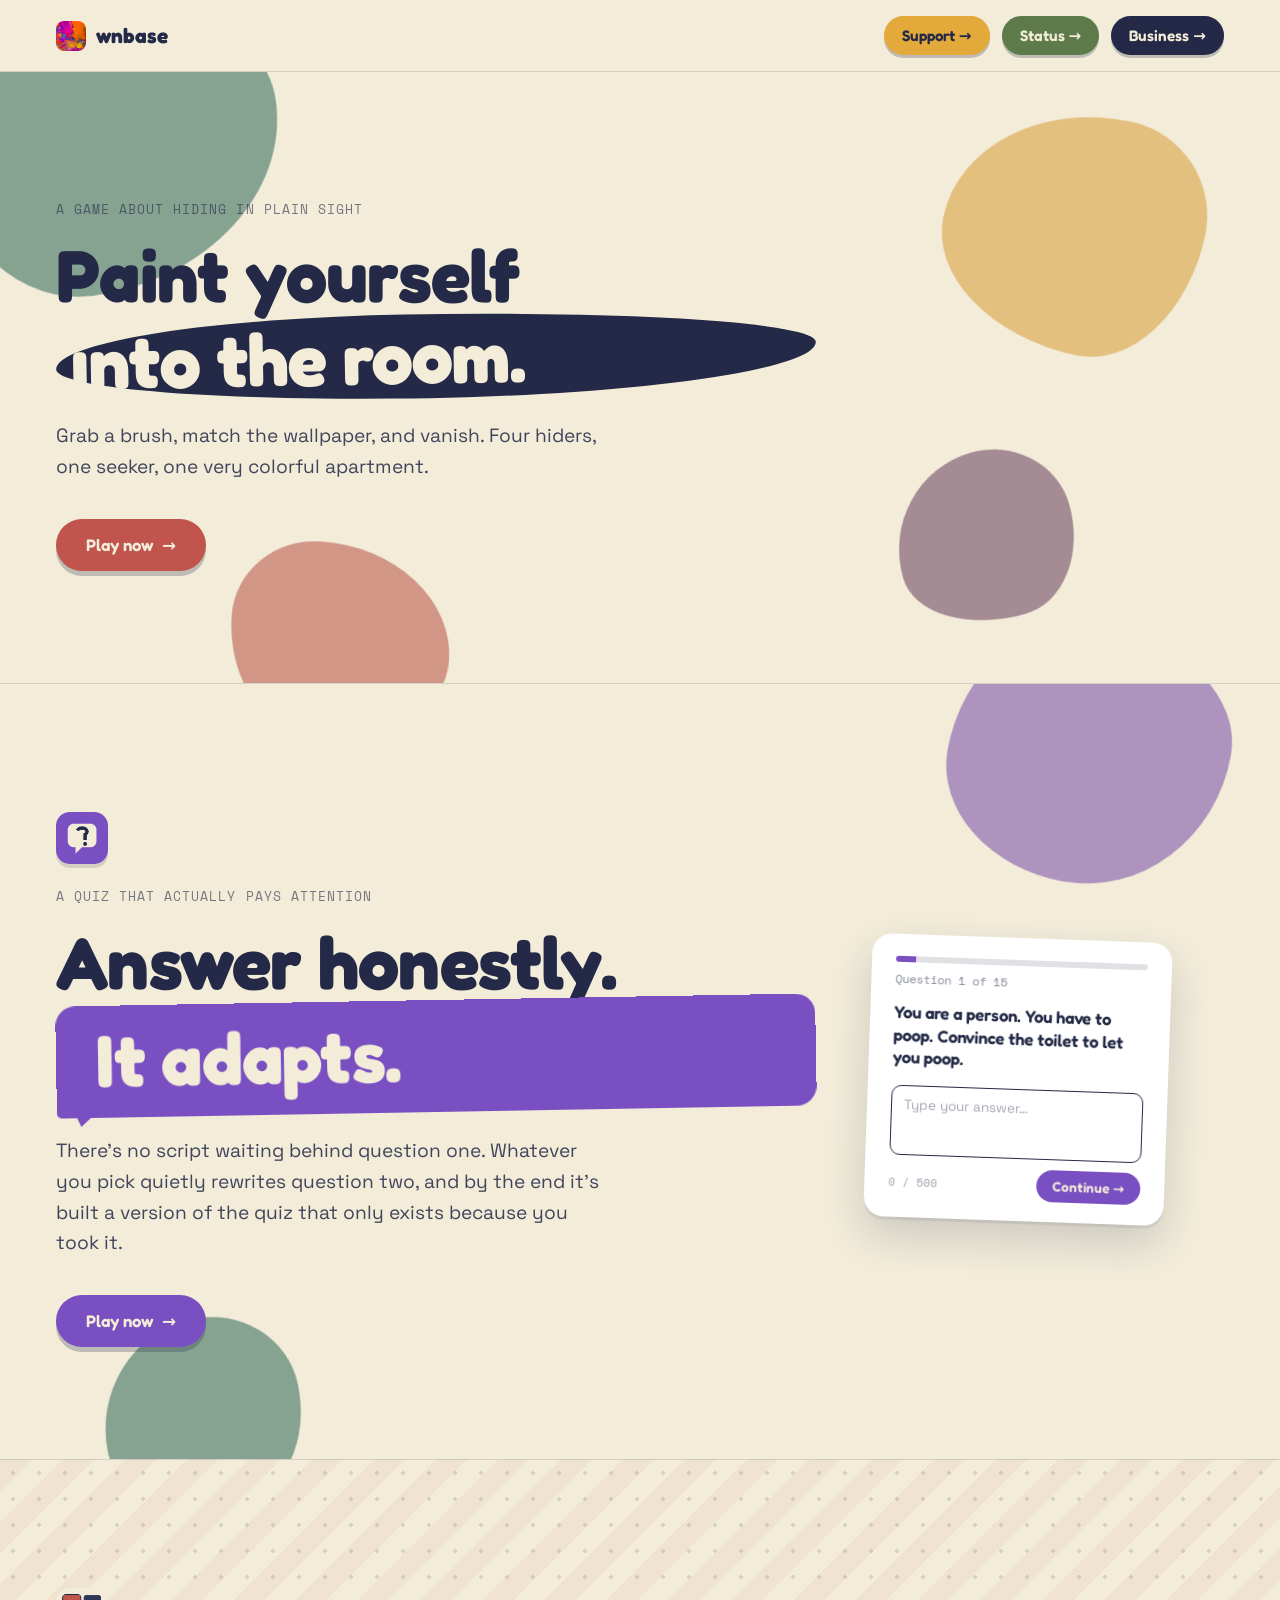
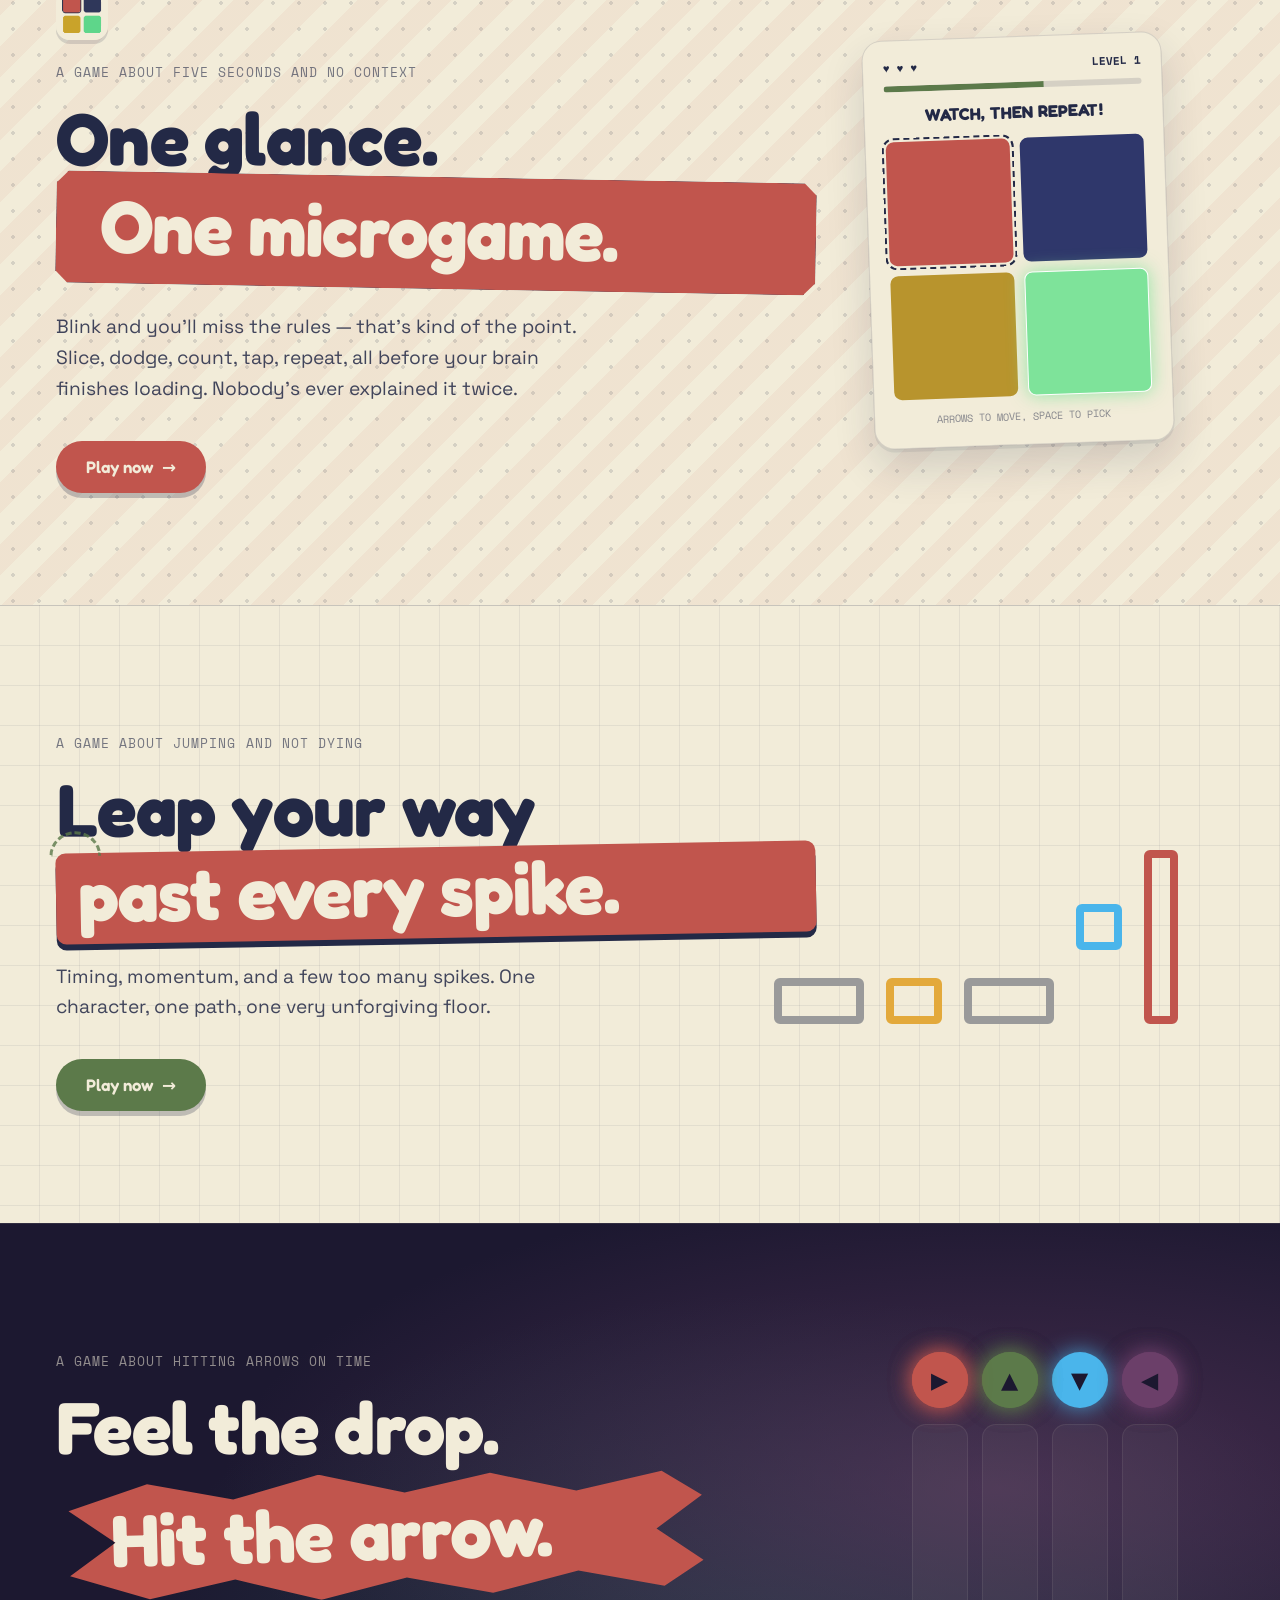
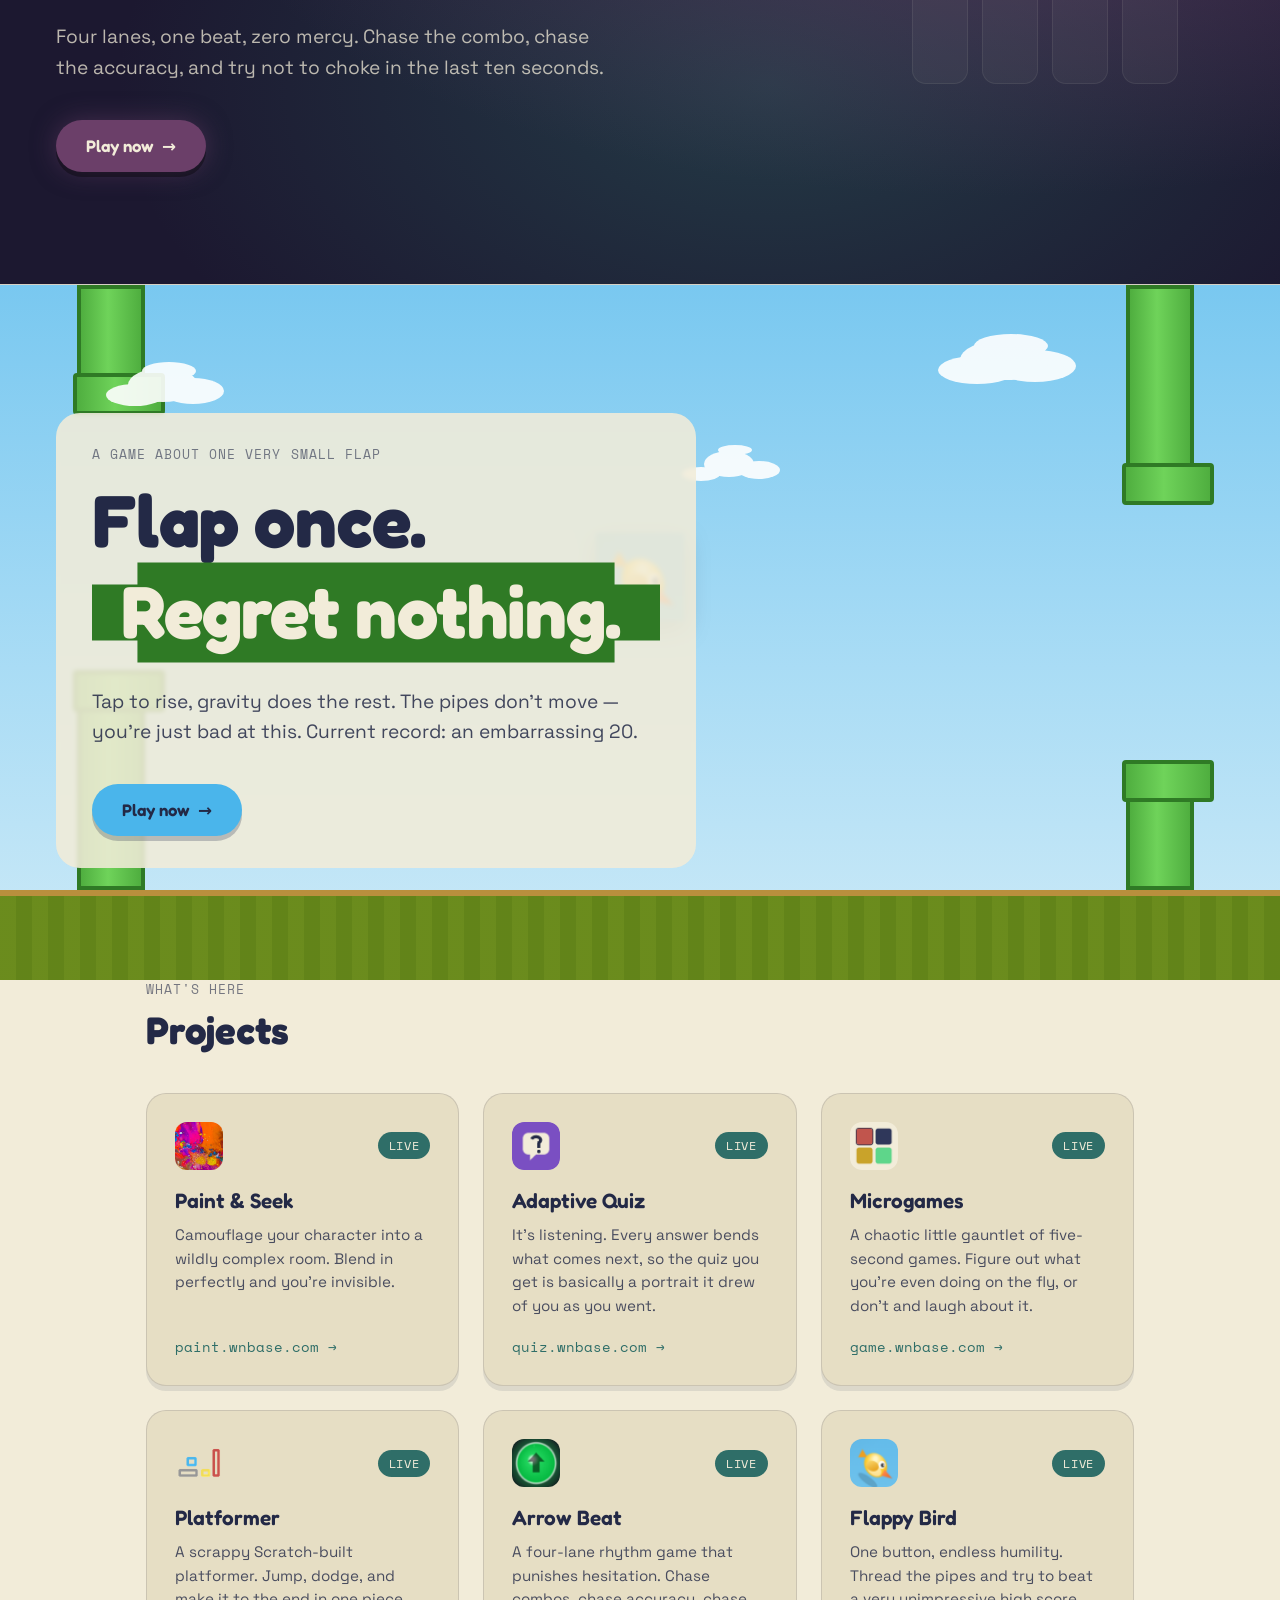
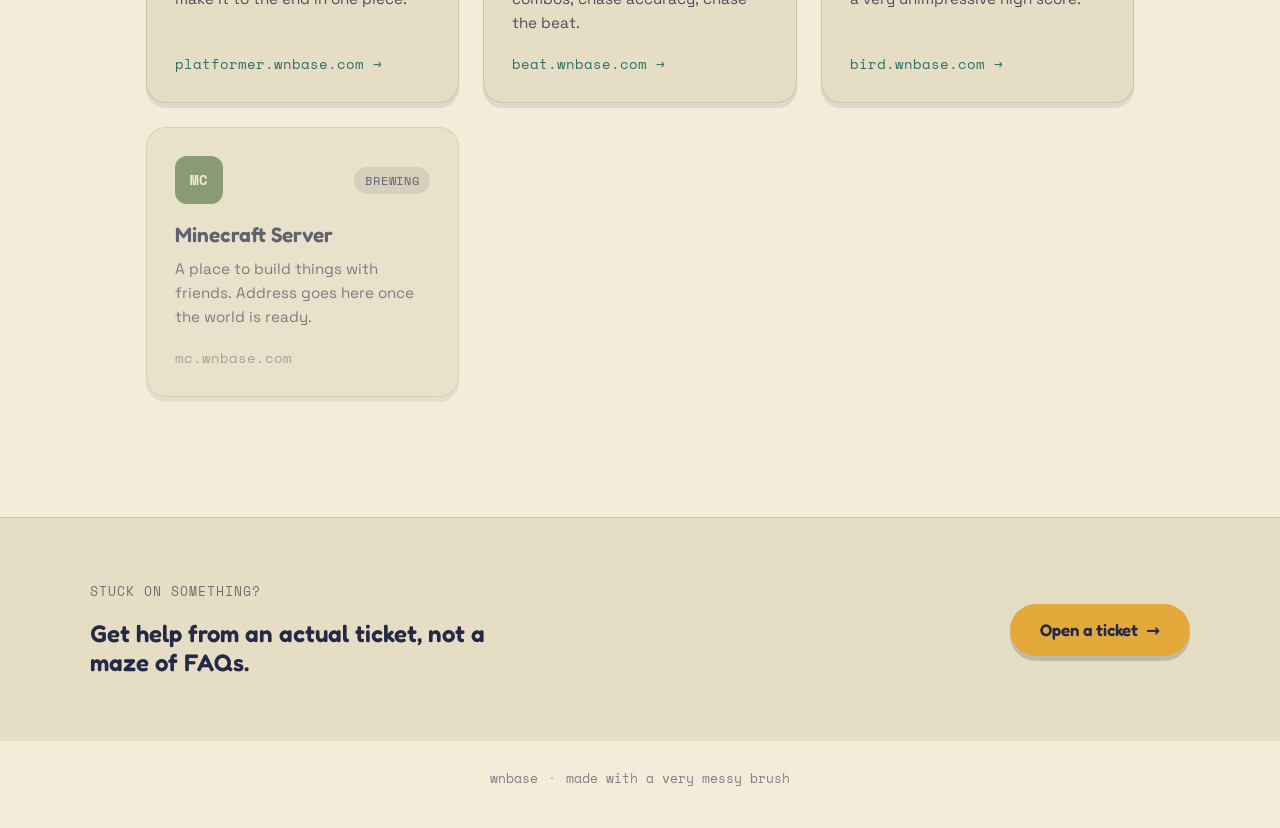
<file: index.html>
<!DOCTYPE html>
<html lang="en">
<head>
<meta charset="UTF-8" />
<meta name="viewport" content="width=device-width, initial-scale=1, maximum-scale=1" />
<title>wnbase — free games, no ads. Play now!</title>
<meta name="description" content="A free library of online games and apps — rhythm, platformer, trivia, drawing, and more, all ad-free. No download required, play instantly.">

<meta property="og:title" content="wnbase" />
<meta property="og:description" content="Home of Paint & Seek — camouflage yourself into the room." />
<meta property="og:image" content="https://wnbase.com/assets/logo.png" />
<meta property="og:type" content="website" />

<link rel="preconnect" href="https://fonts.googleapis.com">
<link rel="preconnect" href="https://fonts.gstatic.com" crossorigin>
<link href="https://fonts.googleapis.com/css2?family=Fredoka:wght@500;600;700&family=Space+Grotesk:wght@400;500;600;700&family=Space+Mono:wght@400;700&display=swap" rel="stylesheet">

<link rel="icon" type="image/png" href="assets/logo-icon.png" />
<link rel="apple-touch-icon" href="assets/logo-icon.png" />
<link rel="stylesheet" href="style.css" />
</head>
<body>

<nav class="menubar">
  <a class="wordmark" href="/">
    <img src="assets/logo-icon.png" alt="" class="wordmark-icon" />
    wnbase
  </a>
  <div class="menu-links">
    <a class="menu-link menu-link-support" href="https://tickets.wnbase.com">
      Support <span class="arrow">→</span>
    </a>
    <a class="menu-link menu-link-status" href="https://status.wnbase.com">
      Status <span class="arrow">→</span>
    </a>
    <a class="menu-link menu-link-biz" href="/business.html">
      Business <span class="arrow">→</span>
    </a>
  </div>
</nav>

<header class="hero">
  <div class="blob blob-teal"></div>
  <div class="blob blob-mustard"></div>
  <div class="blob blob-brick"></div>
  <div class="blob blob-plum"></div>

  <div class="hero-inner">
    <p class="eyebrow">a game about hiding in plain sight</p>
    <h1 class="headline">
      <span class="line">Paint yourself</span>
      <span class="line line-splash">into the room.</span>
    </h1>
    <p class="subhead">
      Grab a brush, match the wallpaper, and vanish. Four hiders, one seeker,
      one very colorful apartment.
    </p>
    <a class="cta" href="https://paint.wnbase.com">Play now <span class="arrow">→</span></a>
  </div>
</header>

<header class="hero hero-quiz">
  <div class="blob blob-quiz-a"></div>
  <div class="blob blob-quiz-b"></div>

  <div class="hero-inner">
    <img src="assets/quiz-logo.png" alt="Adaptive Quiz logo" class="hero-logo" />
    <p class="eyebrow">a quiz that actually pays attention</p>
    <h1 class="headline">
      <span class="line">Answer honestly.</span>
      <span class="line line-splash-quiz">It adapts.</span>
    </h1>
    <p class="subhead">
      There's no script waiting behind question one. Whatever you pick
      quietly rewrites question two, and by the end it's built a version
      of the quiz that only exists because you took it.
    </p>
    <a class="cta cta-quiz" href="https://quiz.wnbase.com">Play now <span class="arrow">→</span></a>
  </div>

  <div class="quiz-mock">
    <div class="qm-progress"><span></span></div>
    <p class="qm-label">Question 1 of 15</p>
    <p class="qm-question">You are a person. You have to poop. Convince the toilet to let you poop.</p>
    <div class="qm-answer">Type your answer&hellip;</div>
    <div class="qm-foot">
      <span class="qm-count">0 / 500</span>
      <span class="qm-continue">Continue <span class="arrow">→</span></span>
    </div>
  </div>
</header>

<header class="hero hero-micro">
  <div class="micro-grid-bg"></div>

  <div class="hero-inner">
    <img src="assets/microgame-logo.png" alt="Microgames logo" class="hero-logo" />
    <p class="eyebrow">a game about five seconds and no context</p>
    <h1 class="headline">
      <span class="line">One glance.</span>
      <span class="line line-splash-micro">One microgame.</span>
    </h1>
    <p class="subhead">
      Blink and you'll miss the rules &mdash; that's kind of the point.
      Slice, dodge, count, tap, repeat, all before your brain finishes
      loading. Nobody's ever explained it twice.
    </p>
    <a class="cta cta-micro" href="https://game.wnbase.com">Play now <span class="arrow">→</span></a>
  </div>

  <div class="micro-mock">
    <div class="mm-hud">
      <span class="mm-lives">♥ ♥ ♥</span>
      <span class="mm-level">LEVEL 1</span>
    </div>
    <div class="mm-progress"><span></span></div>
    <p class="mm-title">WATCH, THEN REPEAT!</p>
    <div class="mm-grid">
      <span class="mm-cell mm-brick mm-selected"></span>
      <span class="mm-cell mm-navy"></span>
      <span class="mm-cell mm-mustard"></span>
      <span class="mm-cell mm-glow"></span>
    </div>
    <p class="mm-caption">ARROWS TO MOVE, SPACE TO PICK</p>
  </div>
</header>

<header class="hero hero-platformer">
  <div class="blocks">
    <span class="block block-grey block-1"></span>
    <span class="block block-yellow"></span>
    <span class="block block-grey block-2"></span>
    <span class="block block-blue"></span>
    <span class="block block-red"></span>
  </div>

  <div class="hero-inner">
    <p class="eyebrow">a game about jumping and not dying</p>
    <h1 class="headline">
      <span class="line">Leap your way</span>
      <span class="line line-splash line-splash-platform">past every spike.</span>
    </h1>
    <p class="subhead">
      Timing, momentum, and a few too many spikes. One character, one path,
      one very unforgiving floor.
    </p>
    <a class="cta cta-moss" href="https://platformer.wnbase.com">Play now <span class="arrow">→</span></a>
  </div>
</header>

<header class="hero hero-beat">
  <div class="beat-track"></div>
  <div class="beat-lanes">
    <span class="beat-lane lane-left"></span>
    <span class="beat-lane lane-down"></span>
    <span class="beat-lane lane-up"></span>
    <span class="beat-lane lane-right"></span>
  </div>
  <div class="beat-note note-left n1">◀</div>
  <div class="beat-note note-down n2">▼</div>
  <div class="beat-note note-up n3">▲</div>
  <div class="beat-note note-right n4">▶</div>
  <div class="beat-note note-left n5">◀</div>
  <div class="beat-note note-up n6">▲</div>
  <div class="beat-note note-right n7">▶</div>

  <div class="hero-inner">
    <p class="eyebrow">a game about hitting arrows on time</p>
    <h1 class="headline">
      <span class="line">Feel the drop.</span>
      <span class="line line-splash-beat">Hit the arrow.</span>
    </h1>
    <p class="subhead">
      Four lanes, one beat, zero mercy. Chase the combo, chase the accuracy,
      and try not to choke in the last ten seconds.
    </p>
    <a class="cta cta-beat" href="https://beat.wnbase.com">Play now <span class="arrow">→</span></a>
  </div>
</header>

<header class="hero hero-bird">
  <div class="sky-gradient"></div>
  <div class="pipe pipe-top pipe-1"></div>
  <div class="pipe pipe-bottom pipe-1b"></div>
  <div class="pipe pipe-top pipe-2"></div>
  <div class="pipe pipe-bottom pipe-2b"></div>
  <div class="cloud cloud-1"></div>
  <div class="cloud cloud-2"></div>
  <div class="cloud cloud-3"></div>
  <img src="assets/bird-logo.png" alt="" class="flappy-bird" />
  <div class="ground"></div>

  <div class="hero-inner">
    <p class="eyebrow">a game about one very small flap</p>
    <h1 class="headline">
      <span class="line">Flap once.</span>
      <span class="line line-splash-bird">Regret nothing.</span>
    </h1>
    <p class="subhead">
      Tap to rise, gravity does the rest. The pipes don't move &mdash; you're
      just bad at this. Current record: an embarrassing 20.
    </p>
    <a class="cta cta-bird" href="https://bird.wnbase.com">Play now <span class="arrow">→</span></a>
  </div>
</header>

<main>
  <section class="games">
    <div class="section-head">
      <p class="eyebrow">what's here</p>
      <h2>Projects</h2>
    </div>

    <div class="game-grid">
      <a class="game-card live" href="https://paint.wnbase.com">
        <div class="card-top">
          <img src="assets/logo.png" alt="Paint & Seek logo" class="card-logo" />
          <span class="badge badge-live">live</span>
        </div>
        <h3>Paint &amp; Seek</h3>
        <p>Camouflage your character into a wildly complex room. Blend in perfectly and you're invisible.</p>
        <span class="card-link">paint.wnbase.com <span class="arrow">→</span></span>
      </a>

      <a class="game-card live" href="https://quiz.wnbase.com">
        <div class="card-top">
          <img src="assets/quiz-logo.png" alt="Adaptive Quiz logo" class="card-logo" />
          <span class="badge badge-live">live</span>
        </div>
        <h3>Adaptive Quiz</h3>
        <p>It's listening. Every answer bends what comes next, so the quiz you get is basically a portrait it drew of you as you went.</p>
        <span class="card-link">quiz.wnbase.com <span class="arrow">→</span></span>
      </a>

      <a class="game-card live" href="https://game.wnbase.com">
        <div class="card-top">
          <img src="assets/microgame-logo.png" alt="Microgames logo" class="card-logo" />
          <span class="badge badge-live">live</span>
        </div>
        <h3>Microgames</h3>
        <p>A chaotic little gauntlet of five-second games. Figure out what you're even doing on the fly, or don't and laugh about it.</p>
        <span class="card-link">game.wnbase.com <span class="arrow">→</span></span>
      </a>

      <a class="game-card live" href="https://platformer.wnbase.com">
        <div class="card-top">
          <img src="assets/platformer-logo.png" alt="Platformer logo" class="card-logo" />
          <span class="badge badge-live">live</span>
        </div>
        <h3>Platformer</h3>
        <p>A scrappy Scratch-built platformer. Jump, dodge, and make it to the end in one piece.</p>
        <span class="card-link">platformer.wnbase.com <span class="arrow">→</span></span>
      </a>

      <a class="game-card live" href="https://beat.wnbase.com">
        <div class="card-top">
          <img src="assets/beat-logo.png" alt="Arrow Beat logo" class="card-logo" />
          <span class="badge badge-live">live</span>
        </div>
        <h3>Arrow Beat</h3>
        <p>A four-lane rhythm game that punishes hesitation. Chase combos, chase accuracy, chase the beat.</p>
        <span class="card-link">beat.wnbase.com <span class="arrow">→</span></span>
      </a>

      <a class="game-card live" href="https://bird.wnbase.com">
        <div class="card-top">
          <img src="assets/bird-logo.png" alt="Flappy Bird logo" class="card-logo" />
          <span class="badge badge-live">live</span>
        </div>
        <h3>Flappy Bird</h3>
        <p>One button, endless humility. Thread the pipes and try to beat a very unimpressive high score.</p>
        <span class="card-link">bird.wnbase.com <span class="arrow">→</span></span>
      </a>

      <div class="game-card soon">
        <div class="card-top">
          <div class="card-logo placeholder">MC</div>
          <span class="badge badge-soon">brewing</span>
        </div>
        <h3>Minecraft Server</h3>
        <p>A place to build things with friends. Address goes here once the world is ready.</p>
        <span class="card-link muted">mc.wnbase.com</span>
      </div>
    </div>
  </section>

  <section class="support-band">
    <div class="support-band-inner">
      <div class="support-text">
        <p class="eyebrow">stuck on something?</p>
        <h2>Get help from an actual ticket, not a maze of FAQs.</h2>
      </div>
      <a class="cta cta-support" href="https://tickets.wnbase.com">Open a ticket <span class="arrow">→</span></a>
    </div>
  </section>
</main>
<script async src="https://pagead2.googlesyndication.com/pagead/js/adsbygoogle.js?client=ca-pub-7727915345469295"
     crossorigin="anonymous"></script>
<footer class="site-footer">
  <span>wnbase</span>
  <span class="dot">·</span>
  <span>made with a very messy brush</span>
</footer>

</body>
</html>
</file>
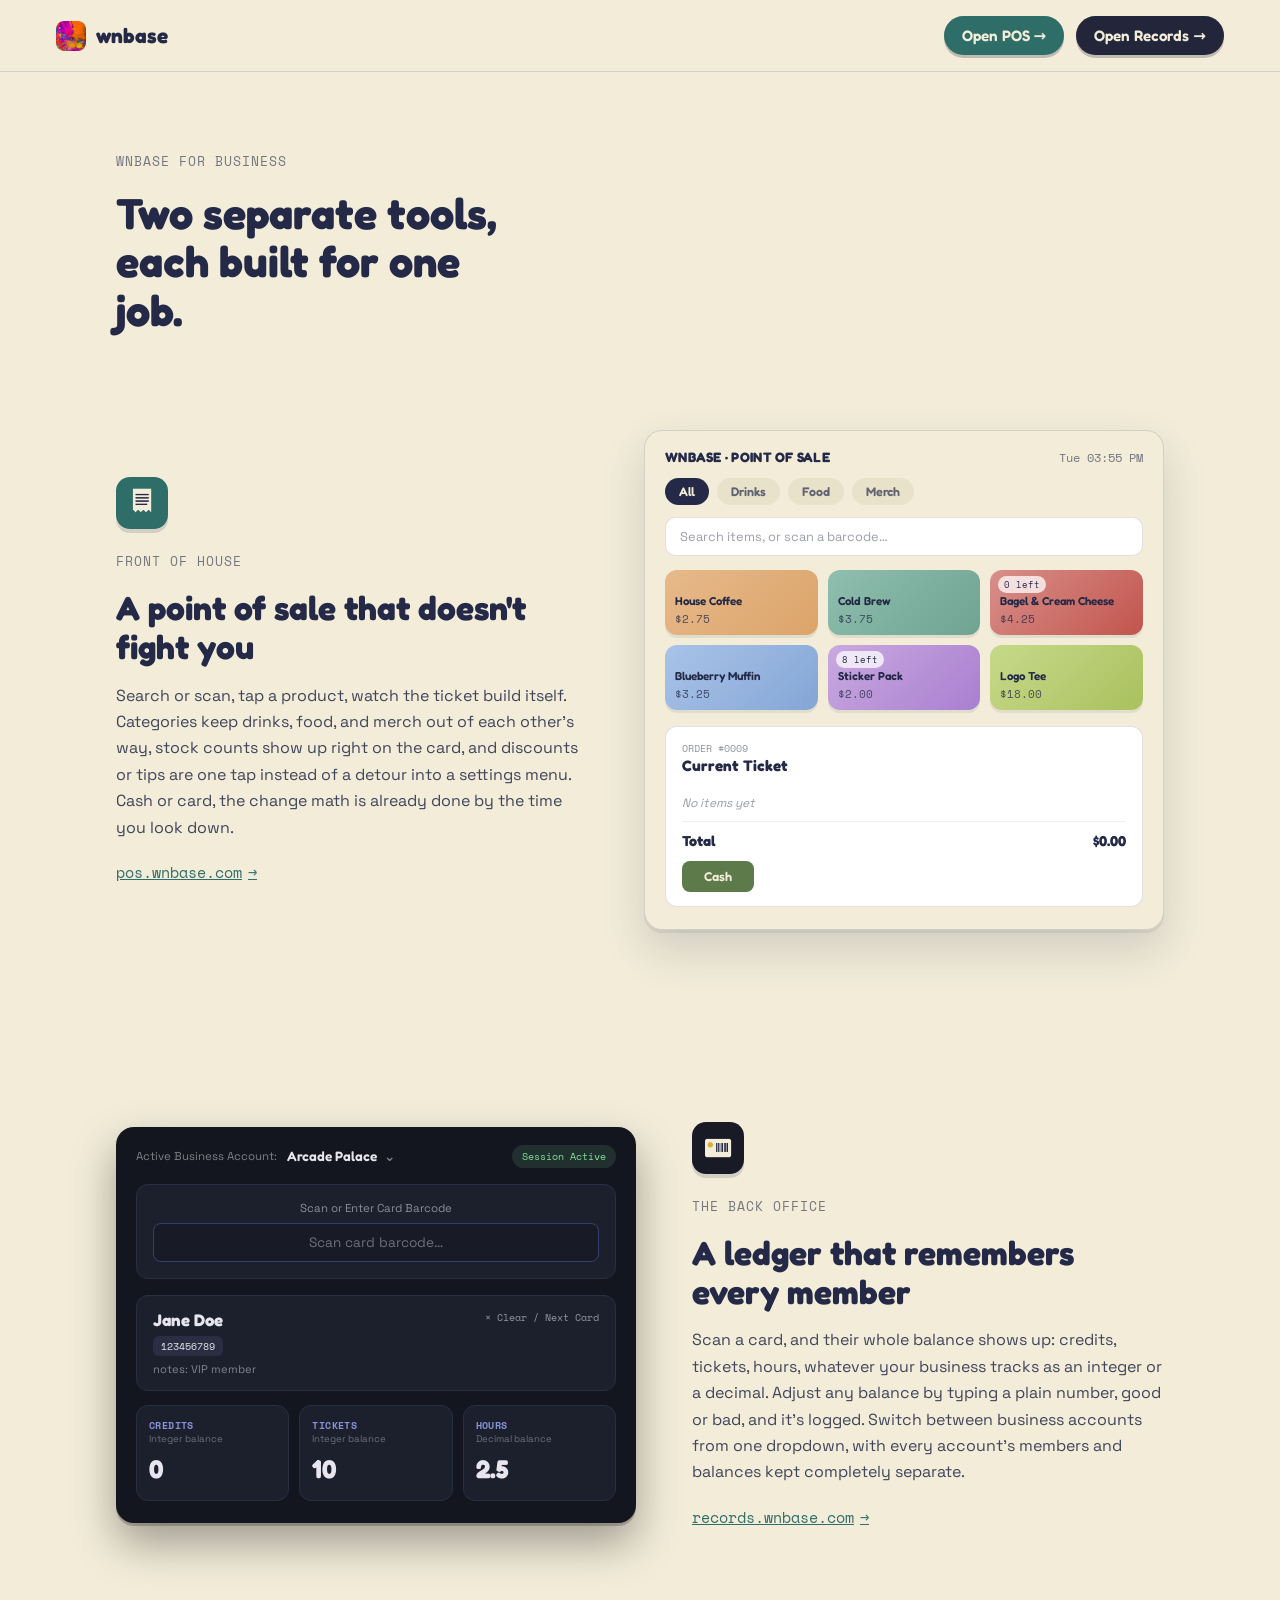
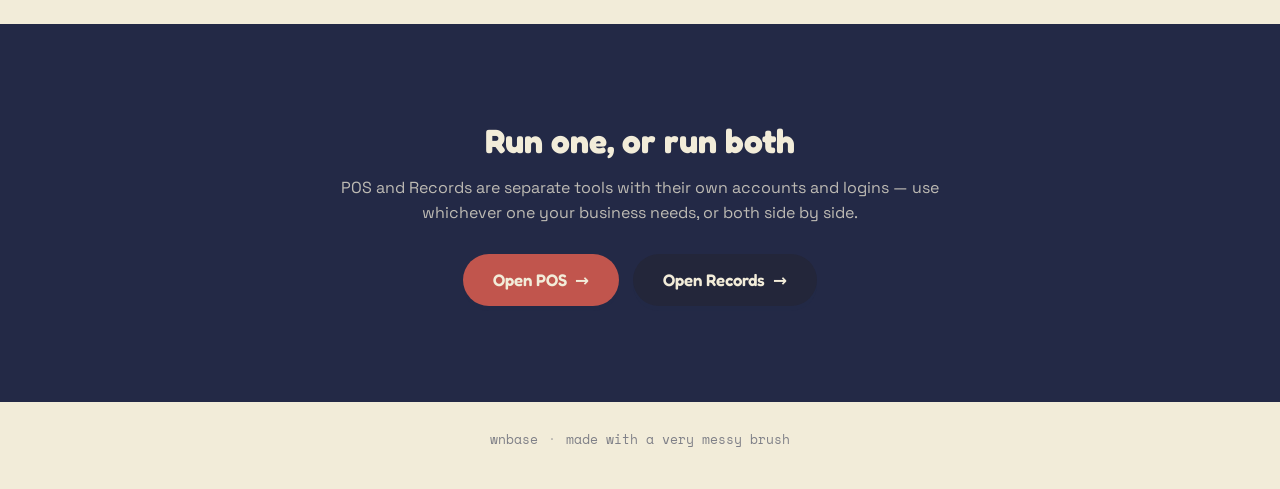
<file: business.html>
<!DOCTYPE html>
<html lang="en">
<head>
<meta charset="UTF-8" />
<meta name="viewport" content="width=device-width, initial-scale=1, maximum-scale=1" />
<title>wnbase for business</title>
<meta name="description" content="wnbase for business — a point of sale and a member ledger, each its own standalone tool." />

<meta property="og:title" content="wnbase for business" />
<meta property="og:description" content="A point of sale and a member ledger. Separate tools, run whichever you need." />
<meta property="og:image" content="https://wnbase.com/assets/logo.png" />
<meta property="og:type" content="website" />

<link rel="preconnect" href="https://fonts.googleapis.com">
<link rel="preconnect" href="https://fonts.gstatic.com" crossorigin>
<link href="https://fonts.googleapis.com/css2?family=Fredoka:wght@500;600;700&family=Space+Grotesk:wght@400;500;600;700&family=Space+Mono:wght@400;700&display=swap" rel="stylesheet">

<link rel="icon" type="image/png" href="assets/logo-icon.png" />
<link rel="apple-touch-icon" href="assets/logo-icon.png" />
<link rel="stylesheet" href="style.css" />
</head>
<body>

<nav class="menubar">
  <a class="wordmark" href="/">
    <img src="assets/logo-icon.png" alt="" class="wordmark-icon" />
    wnbase
  </a>
  <div class="menu-links">
    <a class="menu-link menu-link-pos" href="https://pos.wnbase.com">
      Open POS <span class="arrow">→</span>
    </a>
    <a class="menu-link menu-link-records" href="https://records.wnbase.com">
      Open Records <span class="arrow">→</span>
    </a>
  </div>
</nav>

<main>
  <div class="biz-title">
    <p class="eyebrow">wnbase for business</p>
    <h1>Two separate tools, each built for one job.</h1>
  </div>

  <section class="biz-feature">
    <div class="biz-feature-text">
      <img src="assets/pos-logo.png" alt="Point of Sale logo" class="hero-logo" />
      <p class="eyebrow">front of house</p>
      <h2>A point of sale that doesn't fight you</h2>
      <p class="biz-copy">
        Search or scan, tap a product, watch the ticket build itself.
        Categories keep drinks, food, and merch out of each other's way,
        stock counts show up right on the card, and discounts or tips are
        one tap instead of a detour into a settings menu. Cash or card,
        the change math is already done by the time you look down.
      </p>
      <a class="card-link biz-link" href="https://pos.wnbase.com">pos.wnbase.com <span class="arrow">→</span></a>
    </div>

    <div class="pos-mock">
      <div class="pm-topbar">
        <span class="pm-brand">WNBASE &middot; POINT OF SALE</span>
        <span class="pm-clock">Tue 03:55 PM</span>
      </div>
      <div class="pm-tabs">
        <span class="pm-tab active">All</span>
        <span class="pm-tab">Drinks</span>
        <span class="pm-tab">Food</span>
        <span class="pm-tab">Merch</span>
      </div>
      <div class="pm-search">Search items, or scan a barcode&hellip;</div>
      <div class="pm-grid">
        <div class="pm-item" style="--c1:#e7b98a; --c2:#dba46a;"><span class="pm-name">House Coffee</span><span class="pm-price">$2.75</span></div>
        <div class="pm-item" style="--c1:#8fbfae; --c2:#6fa392;"><span class="pm-name">Cold Brew</span><span class="pm-price">$3.75</span></div>
        <div class="pm-item" style="--c1:#d98f8a; --c2:#c1554d;"><span class="pm-tag">0 left</span><span class="pm-name">Bagel &amp; Cream Cheese</span><span class="pm-price">$4.25</span></div>
        <div class="pm-item" style="--c1:#a9c3e8; --c2:#84a6d6;"><span class="pm-name">Blueberry Muffin</span><span class="pm-price">$3.25</span></div>
        <div class="pm-item" style="--c1:#c9a9e0; --c2:#a97fd0;"><span class="pm-tag">8 left</span><span class="pm-name">Sticker Pack</span><span class="pm-price">$2.00</span></div>
        <div class="pm-item" style="--c1:#c7d98a; --c2:#a9c15e;"><span class="pm-name">Logo Tee</span><span class="pm-price">$18.00</span></div>
      </div>
      <div class="pm-ticket">
        <span class="pm-order-no">ORDER #0009</span>
        <span class="pm-ticket-title">Current Ticket</span>
        <div class="pm-ticket-empty">No items yet</div>
        <div class="pm-ticket-totals">
          <span>Total</span><span>$0.00</span>
        </div>
        <span class="pm-pay">Cash</span>
      </div>
    </div>
  </section>

  <section class="biz-feature biz-feature-rev">
    <div class="biz-feature-text">
      <img src="assets/records-logo.png" alt="Records / Ledger logo" class="hero-logo" />
      <p class="eyebrow">the back office</p>
      <h2>A ledger that remembers every member</h2>
      <p class="biz-copy">
        Scan a card, and their whole balance shows up: credits, tickets,
        hours, whatever your business tracks as an integer or a decimal.
        Adjust any balance by typing a plain number, good or bad, and it's
        logged. Switch between business accounts from one dropdown, with
        every account's members and balances kept completely separate.
      </p>
      <a class="card-link biz-link" href="https://records.wnbase.com">records.wnbase.com <span class="arrow">→</span></a>
    </div>

    <div class="rec-mock">
      <div class="rm-topbar">
        <span class="rm-label">Active Business Account:</span>
        <span class="rm-account">Arcade Palace <span class="rm-caret">⌄</span></span>
        <span class="rm-session">Session Active</span>
      </div>
      <div class="rm-scan">
        <span class="rm-scan-label">Scan or Enter Card Barcode</span>
        <div class="rm-scan-box">Scan card barcode&hellip;</div>
      </div>
      <div class="rm-member">
        <div>
          <span class="rm-name">Jane Doe</span>
          <span class="rm-id">123456789</span>
          <span class="rm-notes">notes: VIP member</span>
        </div>
        <span class="rm-clear">&times; Clear / Next Card</span>
      </div>
      <div class="rm-stats">
        <div class="rm-stat">
          <span class="rm-stat-label">CREDITS</span>
          <span class="rm-stat-sub">Integer balance</span>
          <span class="rm-stat-value">0</span>
        </div>
        <div class="rm-stat">
          <span class="rm-stat-label">TICKETS</span>
          <span class="rm-stat-sub">Integer balance</span>
          <span class="rm-stat-value">10</span>
        </div>
        <div class="rm-stat">
          <span class="rm-stat-label">HOURS</span>
          <span class="rm-stat-sub">Decimal balance</span>
          <span class="rm-stat-value">2.5</span>
        </div>
      </div>
    </div>
  </section>

  <section class="biz-band">
    <div class="biz-band-inner">
      <h2>Run one, or run both</h2>
      <p>
        POS and Records are separate tools with their own accounts and
        logins &mdash; use whichever one your business needs, or both
        side by side.
      </p>
      <div class="biz-cta-row biz-cta-row-center">
        <a class="cta" href="https://pos.wnbase.com">Open POS <span class="arrow">→</span></a>
        <a class="cta cta-records" href="https://records.wnbase.com">Open Records <span class="arrow">→</span></a>
      </div>
    </div>
  </section>
</main>

<footer class="site-footer">
  <span>wnbase</span>
  <span class="dot">·</span>
  <span>made with a very messy brush</span>
</footer>

</body>
</html>
</file>
<file: style.css>
:root {
  --paper: #F2ECD9;
  --paper-dim: #E6DEC4;
  --ink: #232946;
  --plum: #6B3F69;
  --moss: #5C7A4A;
  --mustard: #E3A93B;
  --teal: #2F6E68;
  --brick: #C1554D;
  --line: rgba(35,41,70,0.14);

  --display: 'Fredoka', system-ui, sans-serif;
  --body: 'Space Grotesk', system-ui, sans-serif;
  --mono: 'Space Mono', monospace;
}

* { box-sizing: border-box; }

html {
  scroll-behavior: smooth;
}

body {
  margin: 0;
  background: var(--paper);
  color: var(--ink);
  font-family: var(--body);
  overflow-x: hidden;
}

a { color: inherit; }

.arrow {
  display: inline-block;
  transition: transform 0.15s ease;
}

/* ---------- Nav ---------- */

.menubar {
  position: relative;
  z-index: 10;
  display: flex;
  align-items: center;
  justify-content: space-between;
  height: 72px;
  padding: 0 clamp(20px, 5vw, 56px);
  border-bottom: 1px solid var(--line);
}

.wordmark {
  display: flex;
  align-items: center;
  gap: 10px;
  font-family: var(--display);
  font-weight: 700;
  font-size: 1.3rem;
  text-decoration: none;
  color: var(--ink);
}

.wordmark-icon {
  width: 30px;
  height: 30px;
  object-fit: contain;
  border-radius: 8px;
}

.menu-links {
  display: flex;
  align-items: center;
  gap: 12px;
}

.menu-link {
  font-family: var(--display);
  font-weight: 600;
  font-size: 0.95rem;
  text-decoration: none;
  color: var(--paper);
  background: var(--teal);
  padding: 10px 18px;
  border-radius: 999px;
  box-shadow: 0 3px 0 rgba(35,41,70,0.25);
  transition: transform 0.15s ease, box-shadow 0.15s ease;
  white-space: nowrap;
}

.menu-link-alt {
  background: var(--moss);
}

.menu-link-beat {
  background: var(--plum);
}

.menu-link-bird {
  background: #4ab5eb;
}

.menu-link:hover {
  transform: translateY(-2px);
  box-shadow: 0 5px 0 rgba(35,41,70,0.25);
}

.menu-link:hover .arrow {
  transform: translateX(3px);
}

/* ---------- Hero ---------- */

.hero {
  position: relative;
  padding: clamp(64px, 12vw, 128px) clamp(20px, 6vw, 56px) clamp(72px, 10vw, 112px);
  overflow: hidden;
}

.blob {
  position: absolute;
  filter: blur(0.5px);
  mix-blend-mode: multiply;
  opacity: 0.55;
  z-index: 0;
}

.blob-teal {
  width: 340px;
  height: 300px;
  background: var(--teal);
  top: -80px;
  left: -60px;
  border-radius: 42% 58% 61% 39% / 47% 44% 56% 53%;
  transform: rotate(-8deg);
}

.blob-mustard {
  width: 260px;
  height: 240px;
  background: var(--mustard);
  top: 40px;
  right: 6%;
  border-radius: 63% 37% 39% 61% / 55% 40% 60% 45%;
  transform: rotate(12deg);
}

.blob-brick {
  width: 220px;
  height: 200px;
  background: var(--brick);
  bottom: -60px;
  left: 18%;
  border-radius: 38% 62% 55% 45% / 40% 55% 45% 60%;
  transform: rotate(4deg);
}

.blob-plum {
  width: 180px;
  height: 170px;
  background: var(--plum);
  bottom: 10%;
  right: 16%;
  border-radius: 55% 45% 40% 60% / 60% 45% 55% 40%;
  transform: rotate(-16deg);
}

.blob-moss {
  width: 190px;
  height: 170px;
  background: var(--moss);
  top: 46%;
  right: 26%;
  border-radius: 48% 52% 57% 43% / 44% 51% 49% 56%;
  transform: rotate(9deg);
}

.hero-inner {
  position: relative;
  z-index: 1;
  max-width: 760px;
}

.eyebrow {
  font-family: var(--mono);
  font-size: 0.8rem;
  letter-spacing: 0.08em;
  text-transform: uppercase;
  color: var(--ink);
  opacity: 0.6;
  margin: 0 0 18px;
}

.headline {
  font-family: var(--display);
  font-weight: 700;
  font-size: clamp(2.6rem, 7vw, 4.6rem);
  line-height: 1.04;
  margin: 0 0 24px;
  letter-spacing: -0.01em;
}

.headline .line {
  display: block;
}

.line-splash {
  position: relative;
  display: inline-block;
  color: var(--paper);
  padding: 0.05em 0.2em;
  background: var(--ink);
  border-radius: 46% 54% 51% 49% / 58% 41% 59% 42%;
  transform: rotate(-1deg);
}

.subhead {
  font-size: clamp(1.05rem, 2vw, 1.2rem);
  line-height: 1.6;
  max-width: 46ch;
  opacity: 0.85;
  margin: 0 0 36px;
}

.cta {
  display: inline-flex;
  align-items: center;
  gap: 8px;
  font-family: var(--display);
  font-weight: 600;
  font-size: 1.05rem;
  text-decoration: none;
  color: var(--paper);
  background: var(--brick);
  padding: 16px 30px;
  border-radius: 999px;
  box-shadow: 0 5px 0 rgba(35,41,70,0.25);
  transition: transform 0.15s ease, box-shadow 0.15s ease;
}

.cta:hover {
  transform: translateY(-2px);
  box-shadow: 0 7px 0 rgba(35,41,70,0.25);
}

.cta:hover .arrow {
  transform: translateX(4px);
}

/* ---------- Platformer hero ---------- */

.hero-platformer {
  border-top: 1px solid var(--line);
  background:
    linear-gradient(90deg, transparent 39px, var(--line) 40px),
    linear-gradient(var(--paper) 39px, var(--line) 40px);
  background-size: 40px 40px;
  background-color: var(--paper);
}

.blocks {
  position: absolute;
  right: clamp(24px, 8vw, 140px);
  top: 50%;
  transform: translateY(-50%);
  display: flex;
  align-items: flex-end;
  gap: 22px;
  height: 220px;
  z-index: 0;
}

.block {
  border-radius: 6px;
  border-width: 8px;
  border-style: solid;
  background: transparent;
}

.block-grey {
  border-color: #9a9a9a;
  width: 90px;
  height: 46px;
}

.block-yellow {
  border-color: var(--mustard);
  width: 56px;
  height: 46px;
  align-self: flex-end;
  margin-bottom: 0;
}

.block-blue {
  border-color: #4ab5eb;
  width: 46px;
  height: 46px;
  margin-bottom: 74px;
}

.block-red {
  border-color: var(--brick);
  width: 34px;
  height: 174px;
}

.line-splash-platform {
  position: relative;
  display: inline-block;
  color: var(--paper);
  background: var(--brick);
  padding: 0.05em 0.3em 0.14em;
  border-radius: 10px;
  box-shadow: 0 6px 0 var(--ink);
  transform: rotate(-1deg);
}

.line-splash-platform::before {
  content: "";
  position: absolute;
  left: -6px;
  top: -22px;
  width: 46px;
  height: 22px;
  border: 3px dashed var(--moss);
  border-bottom: none;
  border-radius: 50% 50% 0 0 / 100% 100% 0 0;
  opacity: 0.8;
}

.cta-moss {
  background: var(--moss);
}

/* ---------- Arrow Beat hero ---------- */

.hero-beat {
  background: #1c1830;
  border-top: 1px solid rgba(242,236,217,0.1);
  color: var(--paper);
}

.beat-track {
  position: absolute;
  inset: 0;
  background:
    radial-gradient(ellipse at 78% 40%, rgba(107,63,105,0.55), transparent 55%),
    radial-gradient(ellipse at 60% 70%, rgba(47,110,104,0.4), transparent 60%);
  z-index: 0;
}

.beat-lanes {
  position: absolute;
  right: clamp(20px, 8vw, 130px);
  top: 50%;
  transform: translateY(-50%);
  display: flex;
  gap: 14px;
  height: 260px;
  z-index: 0;
}

.beat-lane {
  width: 56px;
  height: 100%;
  border-radius: 14px;
  background: rgba(242,236,217,0.04);
  border: 1px solid rgba(242,236,217,0.08);
}

.beat-note {
  position: absolute;
  right: clamp(20px, 8vw, 130px);
  width: 56px;
  height: 56px;
  border-radius: 50%;
  display: flex;
  align-items: center;
  justify-content: center;
  font-size: 1.4rem;
  font-weight: 700;
  color: #1c1830;
  z-index: 1;
  animation: beat-rise 2.4s linear infinite;
}

.note-left { background: var(--plum); box-shadow: 0 0 22px rgba(107,63,105,0.8); right: calc(clamp(20px, 8vw, 130px) + 0 * 70px); }
.note-down { background: #4ab5eb; box-shadow: 0 0 22px rgba(74,181,235,0.8); right: calc(clamp(20px, 8vw, 130px) + 1 * 70px); }
.note-up   { background: var(--moss); box-shadow: 0 0 22px rgba(92,122,74,0.8); right: calc(clamp(20px, 8vw, 130px) + 2 * 70px); }
.note-right{ background: var(--brick); box-shadow: 0 0 22px rgba(193,85,77,0.8); right: calc(clamp(20px, 8vw, 130px) + 3 * 70px); }

.n1 { animation-delay: 0s; }
.n2 { animation-delay: 0.5s; }
.n3 { animation-delay: 1s; }
.n4 { animation-delay: 1.5s; }
.n5 { animation-delay: 2s; }
.n6 { animation-delay: 0.8s; }
.n7 { animation-delay: 1.8s; }

@keyframes beat-rise {
  0%   { top: -60px; opacity: 0; transform: scale(0.7); }
  10%  { opacity: 1; transform: scale(1); }
  85%  { opacity: 1; }
  100% { top: 260px; opacity: 0; transform: scale(1.1); }
}

.hero-beat .hero-inner { max-width: 660px; }

.line-splash-beat {
  position: relative;
  display: inline-block;
  color: var(--paper);
  background: var(--brick);
  padding: 0.3em 0.75em 0.36em;
  margin-top: 0.1em;
  clip-path: polygon(
    2% 24%, 14% 4%, 27% 18%, 40% 0%, 53% 16%, 66% 2%, 79% 18%, 92% 4%,
    98% 24%, 91% 50%, 98% 76%, 92% 96%, 79% 82%, 66% 98%, 53% 84%,
    40% 100%, 27% 82%, 14% 96%, 2% 76%, 9% 50%
  );
  box-shadow: 0 0 30px rgba(193,85,77,0.6);
  transform: rotate(-1.5deg);
}

.hero-beat .eyebrow { color: var(--paper); opacity: 0.55; }
.hero-beat .subhead { opacity: 0.75; }

.cta-beat {
  background: var(--plum);
  box-shadow: 0 5px 0 rgba(0,0,0,0.35), 0 0 24px rgba(107,63,105,0.5);
}

/* ---------- Flappy Bird hero ---------- */

.hero-bird {
  position: relative;
  border-top: 1px solid var(--line);
  overflow: hidden;
  min-height: 520px;
}

.sky-gradient {
  position: absolute;
  inset: 0;
  background: linear-gradient(180deg, #79c8f0 0%, #a9dcf5 55%, #cdeaf7 100%);
  z-index: 0;
}

.cloud {
  position: absolute;
  background: #fff;
  border-radius: 50%;
  opacity: 0.9;
  z-index: 0;
  box-shadow: 30px 6px 0 -4px #fff, -28px 10px 0 -6px #fff, 6px -14px 0 -8px #fff;
  animation: drift 34s linear infinite;
}

.cloud-1 { width: 70px; height: 34px; top: 12%; left: 10%; animation-duration: 40s; }
.cloud-2 { width: 50px; height: 26px; top: 24%; left: 55%; animation-duration: 28s; animation-delay: -8s; }
.cloud-3 { width: 90px; height: 40px; top: 8%; left: 75%; animation-duration: 46s; animation-delay: -20s; }

@keyframes drift {
  0%   { transform: translateX(0); }
  100% { transform: translateX(-120vw); }
}

.pipe {
  position: absolute;
  width: 68px;
  background: linear-gradient(90deg, #4fae3f 0%, #6fd35a 45%, #4fae3f 100%);
  border: 4px solid #2f7a25;
  z-index: 0;
}

.pipe::after {
  content: "";
  position: absolute;
  left: -8px;
  width: 84px;
  height: 34px;
  background: inherit;
  border: 4px solid #2f7a25;
  border-radius: 4px;
}

.pipe-top { top: 0; height: 130px; }
.pipe-top::after { bottom: -4px; }
.pipe-bottom { bottom: 90px; height: 220px; }
.pipe-bottom::after { top: -4px; }

.pipe-1 { left: 6%; }
.pipe-1b { left: 6%; }
.pipe-2 { left: 88%; height: 220px; }
.pipe-2b { left: 88%; bottom: 90px; height: 130px; }

.ground {
  position: absolute;
  left: 0; right: 0; bottom: 0;
  height: 90px;
  background:
    repeating-linear-gradient(90deg, #7ec850 0 16px, #74bd46 16px 32px),
    #d8b25c;
  background-blend-mode: multiply;
  border-top: 6px solid #b98f3d;
  z-index: 0;
}

.flappy-bird {
  position: absolute;
  left: 50%;
  top: 42%;
  width: 88px;
  height: 88px;
  object-fit: contain;
  transform: translate(-50%, -50%);
  filter: drop-shadow(0 8px 12px rgba(0,0,0,0.25));
  animation: flap-bob 1.6s ease-in-out infinite;
  z-index: 1;
}

@keyframes flap-bob {
  0%   { transform: translate(-50%, -50%) rotate(-8deg); }
  50%  { transform: translate(-50%, -58%) rotate(6deg); }
  100% { transform: translate(-50%, -50%) rotate(-8deg); }
}

.hero-bird .hero-inner {
  position: relative;
  z-index: 2;
  max-width: 640px;
  background: rgba(242,236,217,0.88);
  padding: 32px 36px;
  border-radius: 24px;
  backdrop-filter: blur(2px);
}

.line-splash-bird {
  position: relative;
  display: inline-block;
  color: var(--paper);
  background: #2f7a25;
  padding: 0.14em 0.4em 0.18em;
  margin-top: 0.06em;
  clip-path: polygon(
    0% 22%, 8% 22%, 8% 0%, 92% 0%, 92% 22%, 100% 22%,
    100% 78%, 92% 78%, 92% 100%, 8% 100%, 8% 78%, 0% 78%
  );
}

.cta-bird {
  background: #4ab5eb;
  color: var(--ink);
}

@media (max-width: 760px) {
  .beat-lanes, .beat-note { display: none; }
  .pipe-2, .pipe-2b { display: none; }
  .flappy-bird { top: 30%; width: 64px; height: 64px; }
  .hero-bird .hero-inner { margin: 0 16px; padding: 24px; }
}

/* ---------- Games section ---------- */

.games {
  position: relative;
  z-index: 1;
  padding: 0 clamp(20px, 6vw, 56px) clamp(80px, 10vw, 120px);
  max-width: 1100px;
  margin: 0 auto;
}

.section-head h2 {
  font-family: var(--display);
  font-weight: 700;
  font-size: clamp(1.8rem, 4vw, 2.4rem);
  margin: 0 0 40px;
}

.section-head .eyebrow {
  margin-bottom: 8px;
}

.game-grid {
  display: grid;
  grid-template-columns: repeat(auto-fit, minmax(280px, 1fr));
  gap: 24px;
}

.game-card {
  display: flex;
  flex-direction: column;
  text-decoration: none;
  color: var(--ink);
  background: var(--paper-dim);
  border: 1px solid var(--line);
  border-radius: 20px;
  padding: 28px;
  box-shadow: 0 5px 0 rgba(35,41,70,0.1);
  transition: transform 0.15s ease, box-shadow 0.15s ease;
}

.game-card.live:hover {
  transform: translateY(-4px);
  box-shadow: 0 9px 0 rgba(35,41,70,0.12);
}

.game-card.soon {
  opacity: 0.7;
}

.card-top {
  display: flex;
  align-items: center;
  justify-content: space-between;
  margin-bottom: 18px;
}

.card-logo {
  width: 48px;
  height: 48px;
  object-fit: contain;
  border-radius: 12px;
}

.card-logo.placeholder {
  display: flex;
  align-items: center;
  justify-content: center;
  background: var(--moss);
  color: var(--paper);
  font-family: var(--mono);
  font-weight: 700;
  font-size: 0.85rem;
}

.badge {
  font-family: var(--mono);
  font-size: 0.72rem;
  letter-spacing: 0.06em;
  text-transform: uppercase;
  padding: 5px 11px;
  border-radius: 999px;
}

.badge-live {
  background: var(--teal);
  color: var(--paper);
}

.badge-soon {
  background: var(--line);
  color: var(--ink);
}

.game-card h3 {
  font-family: var(--display);
  font-weight: 600;
  font-size: 1.3rem;
  margin: 0 0 10px;
}

.game-card p {
  font-size: 0.95rem;
  line-height: 1.55;
  opacity: 0.8;
  margin: 0 0 20px;
  flex-grow: 1;
}

.card-link {
  font-family: var(--mono);
  font-size: 0.85rem;
  color: var(--teal);
}

.card-link.muted {
  color: var(--ink);
  opacity: 0.5;
}

.game-card.live:hover .arrow {
  transform: translateX(3px);
}

/* ---------- Footer ---------- */

.site-footer {
  display: flex;
  justify-content: center;
  gap: 10px;
  padding: 28px 20px 40px;
  font-family: var(--mono);
  font-size: 0.8rem;
  color: var(--ink);
  opacity: 0.55;
}

.dot { opacity: 0.6; }

/* ---------- Motion ---------- */

@media (prefers-reduced-motion: reduce) {
  * {
    transition: none !important;
  }
}

/* ---------- Responsive ---------- */

@media (max-width: 640px) {
  .menu-link span.arrow { display: none; }
  .blob { opacity: 0.4; }
}

@media (max-width: 520px) {
  .menu-links { gap: 8px; }
  .menu-link { padding: 8px 14px; font-size: 0.85rem; }
}

/* ---------- Nav: new pills ---------- */

.menu-link-quiz {
  background: #7a4fc2;
}

.menu-link-micro {
  background: var(--brick);
}

/* ---------- Floating play button (top right of hero) ---------- */

.hero-play-fab {
  position: absolute;
  top: clamp(20px, 4vw, 32px);
  right: clamp(20px, 6vw, 56px);
  z-index: 3;
  display: inline-flex;
  align-items: center;
  gap: 6px;
  font-family: var(--display);
  font-weight: 600;
  font-size: 0.9rem;
  text-decoration: none;
  color: var(--paper);
  padding: 10px 18px;
  border-radius: 999px;
  box-shadow: 0 3px 0 rgba(0,0,0,0.25);
  transition: transform 0.15s ease, box-shadow 0.15s ease;
}

.hero-play-fab:hover {
  transform: translateY(-2px);
  box-shadow: 0 5px 0 rgba(0,0,0,0.25);
}

.hero-play-fab:hover .arrow {
  transform: translateX(3px);
}

.fab-quiz { background: #7a4fc2; }
.fab-micro { background: var(--brick); }
.fab-paint { background: var(--teal); }
.fab-platformer { background: var(--moss); }
.fab-beat { background: var(--plum); }
.fab-bird { background: #4ab5eb; color: var(--ink); }

/* ---------- Quiz hero ---------- */

.hero-quiz {
  position: relative;
  border-top: 1px solid var(--line);
  background: var(--paper);
  min-height: 480px;
  display: flex;
  align-items: center;
  justify-content: space-between;
  gap: 40px;
  flex-wrap: wrap;
}

.hero-quiz .hero-inner,
.hero-micro .hero-inner {
  flex: 1 1 380px;
}

.blob-quiz-a {
  width: 280px;
  height: 260px;
  background: #7a4fc2;
  top: -60px;
  right: 4%;
  border-radius: 46% 54% 51% 49% / 58% 41% 59% 42%;
  transform: rotate(10deg);
}

.blob-quiz-b {
  width: 200px;
  height: 190px;
  background: var(--teal);
  bottom: -50px;
  left: 8%;
  border-radius: 55% 45% 40% 60% / 60% 45% 55% 40%;
  transform: rotate(-12deg);
}

.hero-logo {
  width: 52px;
  height: 52px;
  border-radius: 14px;
  object-fit: contain;
  margin-bottom: 18px;
  box-shadow: 0 4px 0 rgba(35,41,70,0.15);
}

.line-splash-quiz {
  position: relative;
  display: inline-block;
  color: var(--paper);
  background: #7a4fc2;
  padding: 0.22em 0.55em 0.26em;
  border-radius: 20px 20px 20px 5px;
  transform: rotate(-1deg);
}

.line-splash-quiz::after {
  content: "";
  position: absolute;
  left: 18px;
  bottom: -9px;
  width: 0;
  height: 0;
  border-left: 7px solid transparent;
  border-right: 9px solid transparent;
  border-top: 11px solid #7a4fc2;
  transform: rotate(8deg);
}

.cta-quiz {
  background: #7a4fc2;
  box-shadow: 0 5px 0 rgba(35,41,70,0.25);
}

/* Quiz app mockup card */

.quiz-mock {
  position: relative;
  z-index: 1;
  width: 300px;
  flex-shrink: 0;
  background: #fff;
  border-radius: 20px;
  padding: 22px 24px 20px;
  margin: 0 clamp(20px, 6vw, 56px) 0 0;
  box-shadow: 0 18px 40px rgba(35,41,70,0.18), 0 3px 0 rgba(35,41,70,0.08);
  transform: rotate(2deg);
}

.qm-progress {
  height: 6px;
  border-radius: 999px;
  background: var(--line);
  overflow: hidden;
  margin-bottom: 8px;
}

.qm-progress span {
  display: block;
  width: 8%;
  height: 100%;
  background: #7a4fc2;
}

.qm-label {
  font-family: var(--mono);
  font-size: 0.72rem;
  color: var(--ink);
  opacity: 0.55;
  margin: 0 0 14px;
}

.qm-question {
  font-family: var(--display);
  font-weight: 600;
  font-size: 1.05rem;
  line-height: 1.35;
  color: var(--ink);
  margin: 0 0 16px;
}

.qm-answer {
  border: 1.5px solid var(--ink);
  border-radius: 10px;
  height: 70px;
  padding: 10px 12px;
  font-family: var(--body);
  font-size: 0.85rem;
  color: rgba(35,41,70,0.4);
  margin-bottom: 10px;
}

.qm-foot {
  display: flex;
  align-items: center;
  justify-content: space-between;
}

.qm-count {
  font-family: var(--mono);
  font-size: 0.7rem;
  color: var(--ink);
  opacity: 0.45;
}

.qm-continue {
  font-family: var(--display);
  font-weight: 600;
  font-size: 0.85rem;
  color: var(--paper);
  background: #7a4fc2;
  padding: 8px 16px;
  border-radius: 999px;
  display: inline-flex;
  align-items: center;
  gap: 4px;
}

/* ---------- Microgame hero ---------- */

.hero-micro {
  position: relative;
  border-top: 1px solid var(--line);
  background:
    repeating-linear-gradient(135deg, rgba(193,85,77,0.06) 0 22px, transparent 22px 44px),
    radial-gradient(circle, var(--line) 1.6px, transparent 1.6px);
  background-size: auto, 26px 26px;
  background-color: var(--paper);
  min-height: 480px;
  display: flex;
  align-items: center;
  justify-content: space-between;
  gap: 40px;
  flex-wrap: wrap;
}

.micro-grid-bg { position: absolute; inset: 0; z-index: 0; }

.line-splash-micro {
  position: relative;
  display: inline-block;
  color: var(--paper);
  background: var(--brick);
  padding: 0.22em 0.6em 0.26em;
  clip-path: polygon(
    12px 0, calc(100% - 12px) 0, 100% 12px,
    100% calc(100% - 12px), calc(100% - 12px) 100%, 12px 100%,
    0 calc(100% - 12px), 0 12px
  );
  box-shadow: 0 0 0 3px var(--ink);
  transform: rotate(1deg);
}

.cta-micro {
  background: var(--brick);
}

/* Microgame app mockup card */

.micro-mock {
  position: relative;
  z-index: 1;
  width: 300px;
  flex-shrink: 0;
  background: var(--paper);
  border: 1px solid var(--line);
  border-radius: 20px;
  padding: 18px 20px 20px;
  margin: 0 clamp(20px, 6vw, 56px) 0 0;
  box-shadow: 0 18px 40px rgba(35,41,70,0.16), 0 3px 0 rgba(35,41,70,0.08);
  transform: rotate(-2deg);
}

.mm-hud {
  display: flex;
  justify-content: space-between;
  font-family: var(--mono);
  font-weight: 700;
  font-size: 0.7rem;
  color: var(--ink);
  margin-bottom: 10px;
}

.mm-progress {
  height: 6px;
  border-radius: 999px;
  background: var(--line);
  overflow: hidden;
  margin-bottom: 14px;
}

.mm-progress span {
  display: block;
  width: 62%;
  height: 100%;
  background: var(--moss);
}

.mm-title {
  font-family: var(--display);
  font-weight: 700;
  font-size: 1.05rem;
  text-align: center;
  letter-spacing: 0.01em;
  color: var(--ink);
  margin: 0 0 16px;
}

.mm-grid {
  display: grid;
  grid-template-columns: repeat(2, 1fr);
  gap: 10px;
  margin-bottom: 12px;
}

.mm-cell {
  aspect-ratio: 1;
  border-radius: 8px;
}

.mm-brick { background: var(--brick); }
.mm-navy { background: #2f376b; }
.mm-mustard { background: #b8942d; }
.mm-glow { background: #7ee39a; box-shadow: 0 0 18px rgba(126,227,154,0.8); border: 1px solid #fff; }
.mm-selected { outline: 2px dashed var(--ink); outline-offset: 2px; }

.mm-caption {
  font-family: var(--mono);
  font-size: 0.65rem;
  text-align: center;
  color: var(--ink);
  opacity: 0.5;
  margin: 0;
}

/* ---------- Extra card placeholders ---------- */

.placeholder-quiz {
  background: #7a4fc2;
  color: var(--paper);
  font-family: var(--display);
  font-weight: 700;
  font-size: 1.3rem;
}

.placeholder-micro {
  background: var(--brick);
}

@media (max-width: 760px) {
  .quiz-mock, .micro-mock { transform: none; width: 100%; max-width: 340px; margin: 0; }
  .hero-play-fab { position: static; display: inline-flex; margin-bottom: 24px; }
}

/* ==========================================================
   Business page (wnbase.com/business)
   ========================================================== */

.menu-link-pos { background: var(--teal); }
.menu-link-records { background: #23263a; }

.hero-biz { padding-bottom: clamp(72px, 10vw, 112px); }

.hero-inner-wide { max-width: 900px; }

.biz-cta-row {
  display: flex;
  flex-wrap: wrap;
  gap: 14px;
}

.biz-cta-row-center { justify-content: center; }

.cta-records {
  background: #23263a;
}

/* ---------- Feature rows ---------- */

.biz-feature {
  display: flex;
  align-items: center;
  gap: 56px;
  max-width: 1160px;
  margin: 0 auto;
  padding: clamp(56px, 8vw, 96px) clamp(20px, 6vw, 56px);
  flex-wrap: wrap;
}

.biz-feature-rev {
  flex-direction: row-reverse;
}

.biz-feature-text {
  flex: 1 1 380px;
}

.biz-feature-text h2 {
  font-family: var(--display);
  font-weight: 700;
  font-size: clamp(1.6rem, 3.4vw, 2.1rem);
  margin: 0 0 16px;
  line-height: 1.15;
}

.biz-copy {
  font-size: 1rem;
  line-height: 1.65;
  opacity: 0.85;
  margin: 0 0 20px;
  max-width: 52ch;
}

.biz-link {
  font-size: 0.95rem;
  display: inline-flex;
  align-items: center;
  gap: 6px;
}

/* ---------- POS mockup ---------- */

.pos-mock {
  flex: 1 1 460px;
  max-width: 520px;
  background: var(--paper);
  border: 1px solid var(--line);
  border-radius: 18px;
  padding: 18px 20px 22px;
  box-shadow: 0 20px 44px rgba(35,41,70,0.16), 0 3px 0 rgba(35,41,70,0.08);
}

.pm-topbar {
  display: flex;
  justify-content: space-between;
  align-items: baseline;
  margin-bottom: 12px;
}

.pm-brand {
  font-family: var(--display);
  font-weight: 700;
  font-size: 0.85rem;
  letter-spacing: 0.02em;
}

.pm-clock {
  font-family: var(--mono);
  font-size: 0.72rem;
  opacity: 0.6;
}

.pm-tabs {
  display: flex;
  gap: 8px;
  margin-bottom: 12px;
}

.pm-tab {
  font-family: var(--display);
  font-weight: 600;
  font-size: 0.78rem;
  padding: 6px 14px;
  border-radius: 999px;
  background: var(--paper-dim);
  opacity: 0.7;
}

.pm-tab.active {
  background: var(--ink);
  color: var(--paper);
  opacity: 1;
}

.pm-search {
  font-family: var(--body);
  font-size: 0.8rem;
  color: rgba(35,41,70,0.45);
  border: 1px solid var(--line);
  border-radius: 10px;
  padding: 10px 14px;
  margin-bottom: 14px;
  background: #fff;
}

.pm-grid {
  display: grid;
  grid-template-columns: repeat(3, 1fr);
  gap: 10px;
  margin-bottom: 16px;
}

.pm-item {
  position: relative;
  border-radius: 12px;
  padding: 24px 10px 8px;
  background: linear-gradient(135deg, var(--c1), var(--c2));
  display: flex;
  flex-direction: column;
  gap: 2px;
  box-shadow: 0 3px 0 rgba(35,41,70,0.08);
}

.pm-name {
  font-family: var(--display);
  font-weight: 600;
  font-size: 0.72rem;
  color: var(--ink);
}

.pm-price {
  font-family: var(--mono);
  font-size: 0.7rem;
  color: var(--ink);
  opacity: 0.75;
}

.pm-tag {
  position: absolute;
  top: 6px;
  left: 8px;
  font-family: var(--mono);
  font-size: 0.55rem;
  background: rgba(255,255,255,0.75);
  padding: 2px 6px;
  border-radius: 999px;
}

.pm-ticket {
  background: #fff;
  border: 1px solid var(--line);
  border-radius: 12px;
  padding: 14px 16px;
}

.pm-order-no {
  display: block;
  font-family: var(--mono);
  font-size: 0.62rem;
  opacity: 0.5;
}

.pm-ticket-title {
  display: block;
  font-family: var(--display);
  font-weight: 700;
  font-size: 0.95rem;
  margin-bottom: 10px;
}

.pm-ticket-empty {
  font-size: 0.75rem;
  font-style: italic;
  opacity: 0.45;
  padding: 10px 0;
  border-bottom: 1px solid var(--line);
  margin-bottom: 10px;
}

.pm-ticket-totals {
  display: flex;
  justify-content: space-between;
  font-family: var(--display);
  font-weight: 700;
  font-size: 0.9rem;
  margin-bottom: 12px;
}

.pm-pay {
  display: inline-block;
  background: var(--moss);
  color: var(--paper);
  font-family: var(--display);
  font-weight: 600;
  font-size: 0.8rem;
  padding: 8px 22px;
  border-radius: 8px;
}

/* ---------- Records mockup ---------- */

.rec-mock {
  flex: 1 1 460px;
  max-width: 520px;
  background: #14161f;
  border-radius: 18px;
  padding: 18px 20px 22px;
  color: #e7e6ee;
  box-shadow: 0 20px 44px rgba(0,0,0,0.35), 0 3px 0 rgba(0,0,0,0.2);
}

.rm-topbar {
  display: flex;
  align-items: center;
  gap: 10px;
  font-size: 0.72rem;
  margin-bottom: 16px;
  flex-wrap: wrap;
}

.rm-label { opacity: 0.5; }

.rm-account {
  font-family: var(--display);
  font-weight: 600;
  font-size: 0.85rem;
  flex: 1;
}

.rm-caret { opacity: 0.5; margin-left: 4px; }

.rm-session {
  font-family: var(--mono);
  font-size: 0.62rem;
  color: #7ee39a;
  background: rgba(126,227,154,0.12);
  padding: 4px 10px;
  border-radius: 999px;
}

.rm-scan {
  background: #1c1f2c;
  border: 1px solid #2a2e42;
  border-radius: 12px;
  padding: 16px;
  text-align: center;
  margin-bottom: 16px;
}

.rm-scan-label {
  display: block;
  font-size: 0.72rem;
  opacity: 0.55;
  margin-bottom: 8px;
}

.rm-scan-box {
  border: 1.5px solid #5a6fd8;
  border-radius: 8px;
  padding: 10px;
  font-size: 0.85rem;
  opacity: 0.4;
  background: #14161f;
}

.rm-member {
  display: flex;
  justify-content: space-between;
  align-items: flex-start;
  background: #1c1f2c;
  border: 1px solid #2a2e42;
  border-radius: 12px;
  padding: 14px 16px;
  margin-bottom: 14px;
  gap: 10px;
}

.rm-name {
  display: block;
  font-family: var(--display);
  font-weight: 700;
  font-size: 1.05rem;
  margin-bottom: 4px;
}

.rm-id {
  display: inline-block;
  font-family: var(--mono);
  font-size: 0.65rem;
  background: #2a2e42;
  padding: 2px 8px;
  border-radius: 6px;
  margin-bottom: 6px;
}

.rm-notes {
  display: block;
  font-size: 0.7rem;
  opacity: 0.5;
}

.rm-clear {
  font-family: var(--mono);
  font-size: 0.62rem;
  opacity: 0.6;
  white-space: nowrap;
}

.rm-stats {
  display: grid;
  grid-template-columns: repeat(3, 1fr);
  gap: 10px;
}

.rm-stat {
  background: #1c1f2c;
  border: 1px solid #2a2e42;
  border-radius: 12px;
  padding: 12px 12px 16px;
}

.rm-stat-label {
  display: block;
  font-family: var(--mono);
  font-weight: 700;
  font-size: 0.62rem;
  color: #8892d8;
  letter-spacing: 0.04em;
}

.rm-stat-sub {
  display: block;
  font-size: 0.6rem;
  opacity: 0.4;
  margin-bottom: 8px;
}

.rm-stat-value {
  display: block;
  font-family: var(--display);
  font-weight: 700;
  font-size: 1.6rem;
}

/* ---------- Closing band ---------- */

.biz-band {
  background: var(--ink);
  color: var(--paper);
  padding: clamp(56px, 8vw, 96px) clamp(20px, 6vw, 56px);
  text-align: center;
}

.biz-band-inner {
  max-width: 620px;
  margin: 0 auto;
}

.biz-band h2 {
  font-family: var(--display);
  font-weight: 700;
  font-size: clamp(1.6rem, 3.4vw, 2.1rem);
  margin: 0 0 14px;
}

.biz-band p {
  font-size: 1rem;
  line-height: 1.6;
  opacity: 0.75;
  margin: 0 0 28px;
}

/* ---------- Business page responsive ---------- */

@media (max-width: 900px) {
  .biz-feature, .biz-feature-rev {
    flex-direction: column;
  }
  .pos-mock, .rec-mock { max-width: 100%; }
}

@media (max-width: 520px) {
  .pm-grid { grid-template-columns: repeat(2, 1fr); }
  .rm-stats { grid-template-columns: 1fr; }
}

.menu-link-biz { background: var(--ink); }

.biz-title {
  max-width: 1160px;
  margin: 0 auto;
  padding: clamp(48px, 8vw, 80px) clamp(20px, 6vw, 56px) 0;
}

.biz-title h1 {
  font-family: var(--display);
  font-weight: 700;
  font-size: clamp(1.9rem, 4.4vw, 2.7rem);
  margin: 0;
  line-height: 1.12;
  max-width: 16ch;
}

/* ---------- Support ---------- */

.menu-link-support {
  background: var(--mustard);
  color: var(--ink);
}

.support-band {
  background: var(--paper-dim);
  border-top: 1px solid var(--line);
  padding: clamp(40px, 6vw, 64px) clamp(20px, 6vw, 56px);
}

.support-band-inner {
  max-width: 1100px;
  margin: 0 auto;
  display: flex;
  align-items: center;
  justify-content: space-between;
  gap: 24px;
  flex-wrap: wrap;
}

.support-text h2 {
  font-family: var(--display);
  font-weight: 600;
  font-size: clamp(1.2rem, 2.6vw, 1.5rem);
  margin: 0;
  max-width: 32ch;
}

.cta-support {
  background: var(--mustard);
  color: var(--ink);
  box-shadow: 0 5px 0 rgba(35,41,70,0.2);
  flex-shrink: 0;
}

.menu-link-status {
  background: var(--moss);
}
</file>
